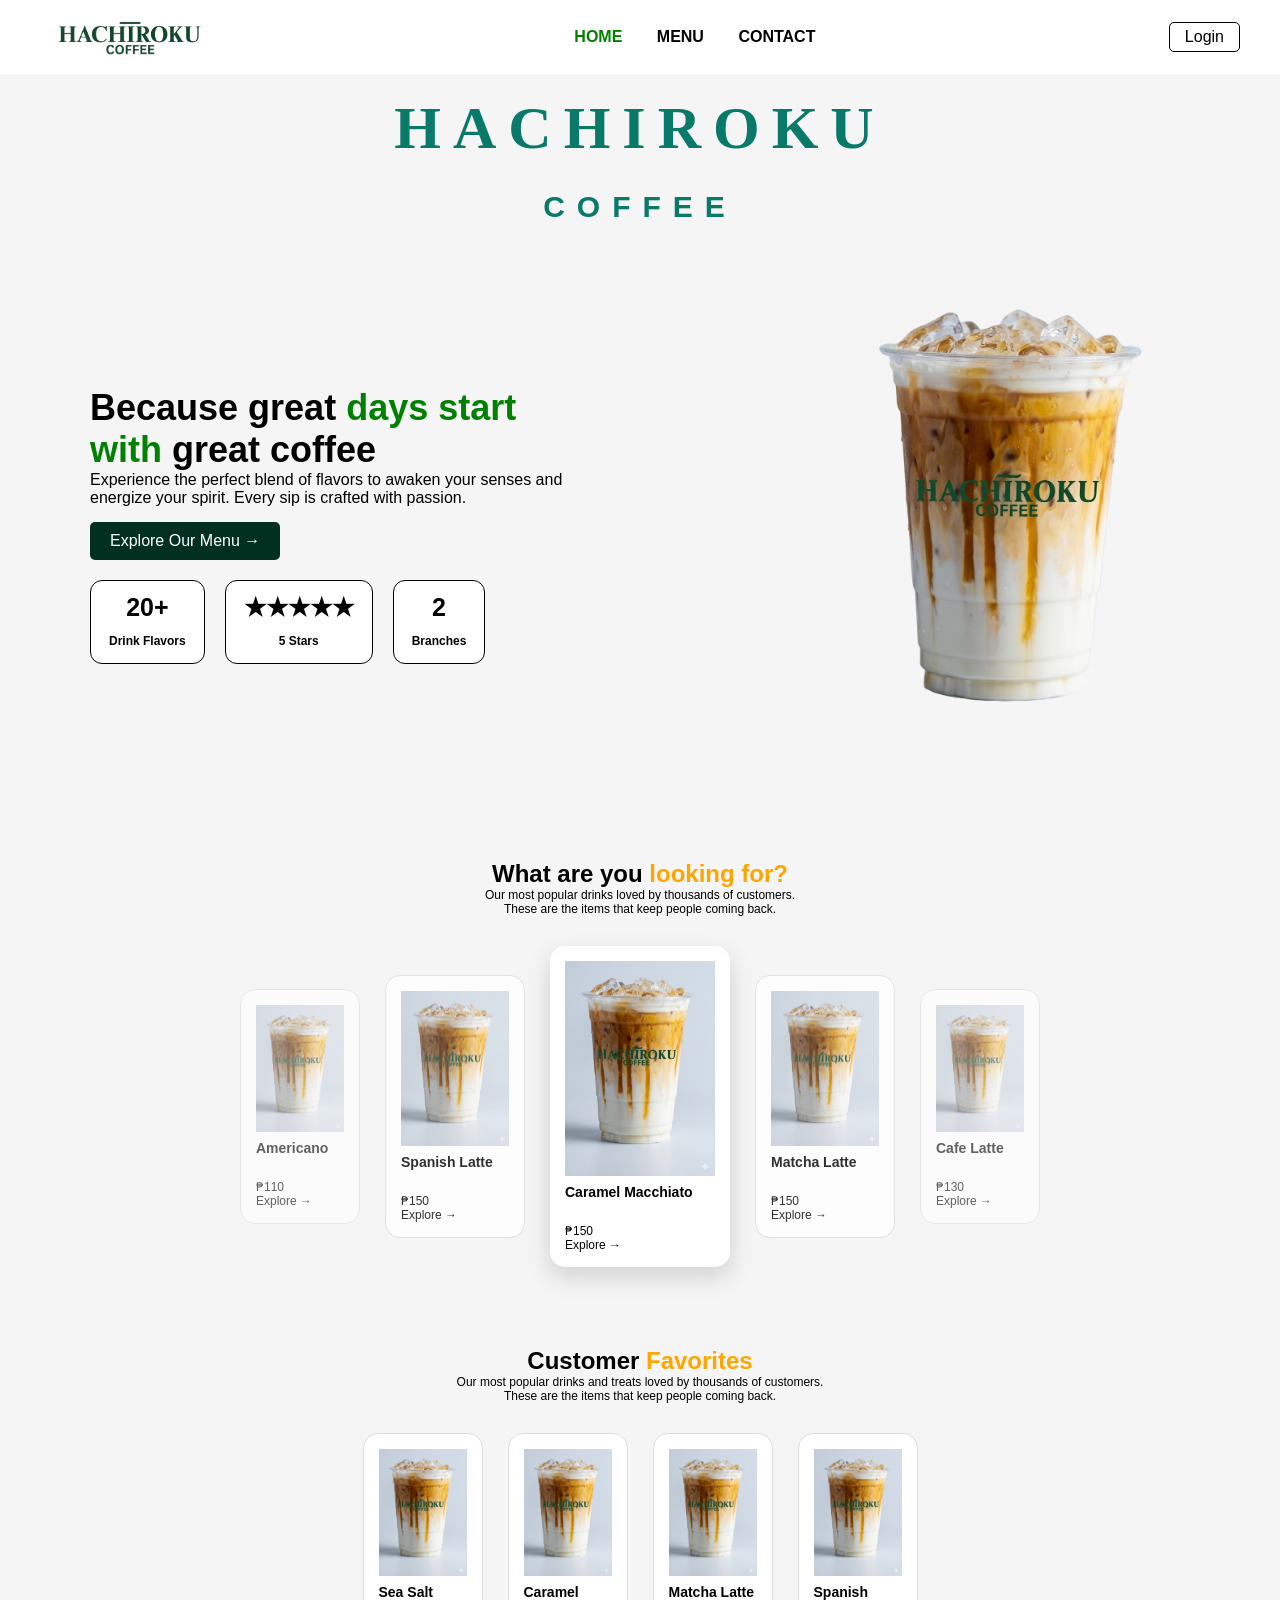
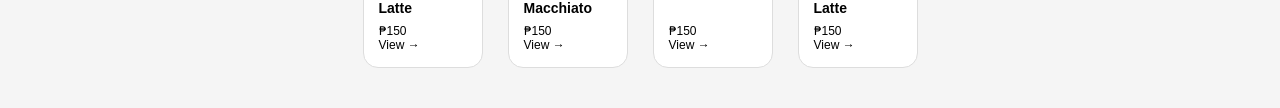
<file: index.html>
<!DOCTYPE html>
<html lang="en">
<head>
    <meta charset="UTF-8">
    <meta name="viewport" content="width=device-width, initial-scale=1.0">
    <title>Hachiroku Coffee</title>
    <link rel="stylesheet" href="homepage.css">
    <link href="https://fonts.googleapis.com/css2?family=Montserrat:wght@400;700&display=swap" rel="stylesheet">
</head>

<body>

<header>
    <a href="index.html">
        <img src="images/logo.png" alt="Hachiroku Logo" class="logo">
    </a>

    <nav>
        <a href="index.html" class="active">HOME</a>
        <a href="menu.html">MENU</a>
        <a href="contact.html">CONTACT</a>
    </nav>
    <a href="login.html" class="login">Login</a>
</header>

<section class="brand-title">
    <h1>HACHIROKU<br><span>COFFEE</span></h1>
</section>

<section class="hero">
    <div class="hero-text">
        <h1>Because great <span>days start with</span> great coffee</h1>
        <p>Experience the perfect blend of flavors to awaken your senses and energize your spirit. Every sip is crafted with passion.</p>
        <a href="menu.html" class="btn">Explore Our Menu &rarr;</a>

        <div class="stats">
            <div>20+<br><small>Drink Flavors</small></div>
            <div>★★★★★<br><small>5 Stars</small></div>
            <div>2<br><small>Branches</small></div>
        </div>
    </div>

    <div class="hero-img">
        <img src="images/hero-banner.png" alt="Coffee Banner" width="350">
    </div>
</section>

<section class="menu">
    <h2>What are you <span>looking for?</span></h2>
    <p>Our most popular drinks loved by thousands of customers.<br>These are the items that keep people coming back.</p>

    <div class="cards">
        <div class="card">
            <img src="images/coffee-image.png" alt="Americano">
            <h6>Americano</h6>
            <p>₱110</p>
            <p>Explore &rarr;</p>
        </div>

        <div class="card medium">
            <img src="images/coffee-image.png" alt="Spanish Latte">
            <h6>Spanish Latte</h6>
            <p>₱150</p>
            <p>Explore &rarr;</p>
        </div>

        <div class="card highlight">
            <img src="images/coffee-image.png" alt="Caramel Macchiato">
            <h6>Caramel Macchiato</h6>
            <p>₱150</p>
            <p>Explore &rarr;</p>
        </div>

        <div class="card medium">
            <img src="images/coffee-image.png" alt="Matcha Latte">
            <h6>Matcha Latte</h6>
            <p>₱150</p>
            <p>Explore &rarr;</p>
        </div>

        <div class="card">
            <img src="images/coffee-image.png" alt="Cafe Latte">
            <h6>Cafe Latte</h6>
            <p>₱130</p>
            <p>Explore &rarr;</p>
        </div>
    </div>
</section>

<section class="favorites">
    <h2>Customer <span>Favorites</span></h2>
    <p>Our most popular drinks and treats loved by thousands of customers.<br>These are the items that keep people coming back.</p>

    <div class="cards">
        <div class="card">
            <img src="images/coffee-image.png" alt="Sea Salt Latte">
            <h6>Sea Salt Latte</h6>
            <p>₱150</p>
            <p>View &rarr;</p>
        </div>

        <div class="card">
            <img src="images/coffee-image.png" alt="Caramel Macchiato">
            <h6>Caramel Macchiato</h6>
            <p>₱150</p>
            <p>View &rarr;</p>
        </div>

        <div class="card">
            <img src="images/coffee-image.png" alt="Matcha Latte">
            <h6>Matcha Latte</h6>
            <p>₱150</p>
            <p>View &rarr;</p>
        </div>

        <div class="card">
            <img src="images/coffee-image.png" alt="Spanish Latte">
            <h6>Spanish Latte</h6>
            <p>₱150</p>
            <p>View &rarr;</p>
        </div>
    </div>
</section>

</body>
</html>
</file>
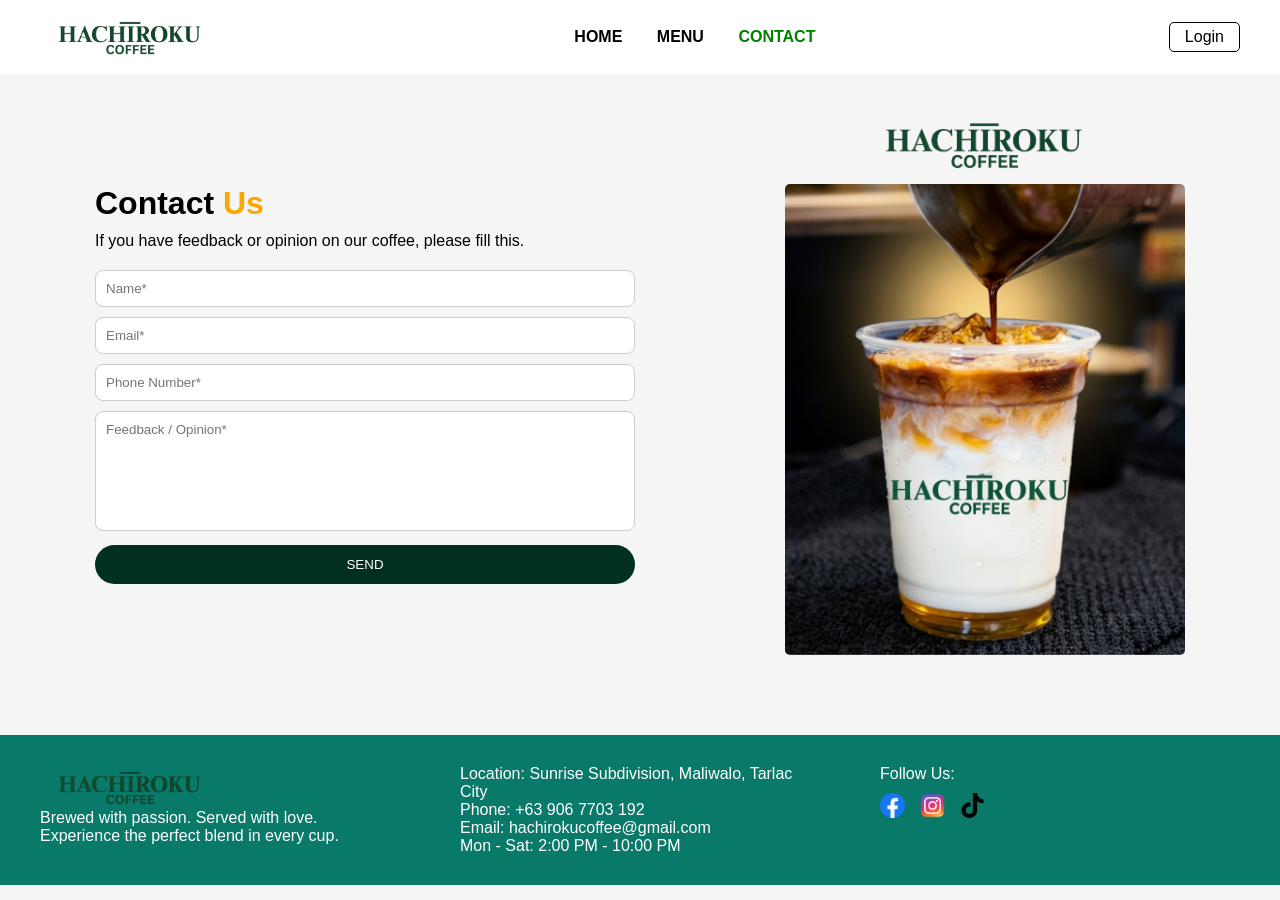
<file: contact.html>
<!DOCTYPE html>
<html lang="en">
<head>
    <meta charset="UTF-8">
    <meta name="viewport" content="width=device-width, initial-scale=1.0">
    <title>Contact - Hachiroku Coffee</title>
    <link rel="stylesheet" href="contact.css">
</head>
<body>

<header>
    <a href="index.html">
        <img src="images/logo.png" alt="Hachiroku Logo" class="logo">
    </a>
    
    <nav>
        <a href="index.html">HOME</a>
        <a href="menu.html">MENU</a>
        <a href="contact.html" class="active">CONTACT</a>
    </nav>
    <a href="login.html" class="login">Login</a>
</header>

<section class="contact">

    <div class="form">
        <h1>Contact <span>Us</span></h1>
        <p>If you have feedback or opinion on our coffee, please fill this.</p>

        <input type="text" placeholder="Name*">
        <input type="email" placeholder="Email*">
        <input type="text" placeholder="Phone Number*">
        <textarea placeholder="Feedback / Opinion*"></textarea>

        <button class="send">SEND</button>
    </div>

    <div class="image">
        <img src="images/logo.png" alt="Hachiroku logo" class="logo-img">
        <img src="images/contact-bg.png" alt="Coffee background" class="coffee-img">
    </div>

</section>

<footer>
    <div class="footer-left">
        <img src="images/logo.png" alt="Hachiroku Logo" class="logo">
        <p>Brewed with passion. Served with love.</p>
        <p>Experience the perfect blend in every cup.</p>
    </div>

    <div class="footer-center">
        <p>Location: Sunrise Subdivision, Maliwalo, Tarlac City</p>
        <p>Phone: +63 906 7703 192</p>
        <p>Email: hachirokucoffee@gmail.com</p>
        <p>Mon - Sat: 2:00 PM - 10:00 PM</p>
    </div>

    <div class="footer-right">
        <p>Follow Us:</p>
        <div class="socials">
            <img src="icons/facebook.png" alt="Facebook">
            <img src="icons/instagram.png" alt="Instagram">
            <img src="icons/tiktok.png" alt="TikTok">
        </div>
    </div>
</footer>

</body>
</html>
</file>
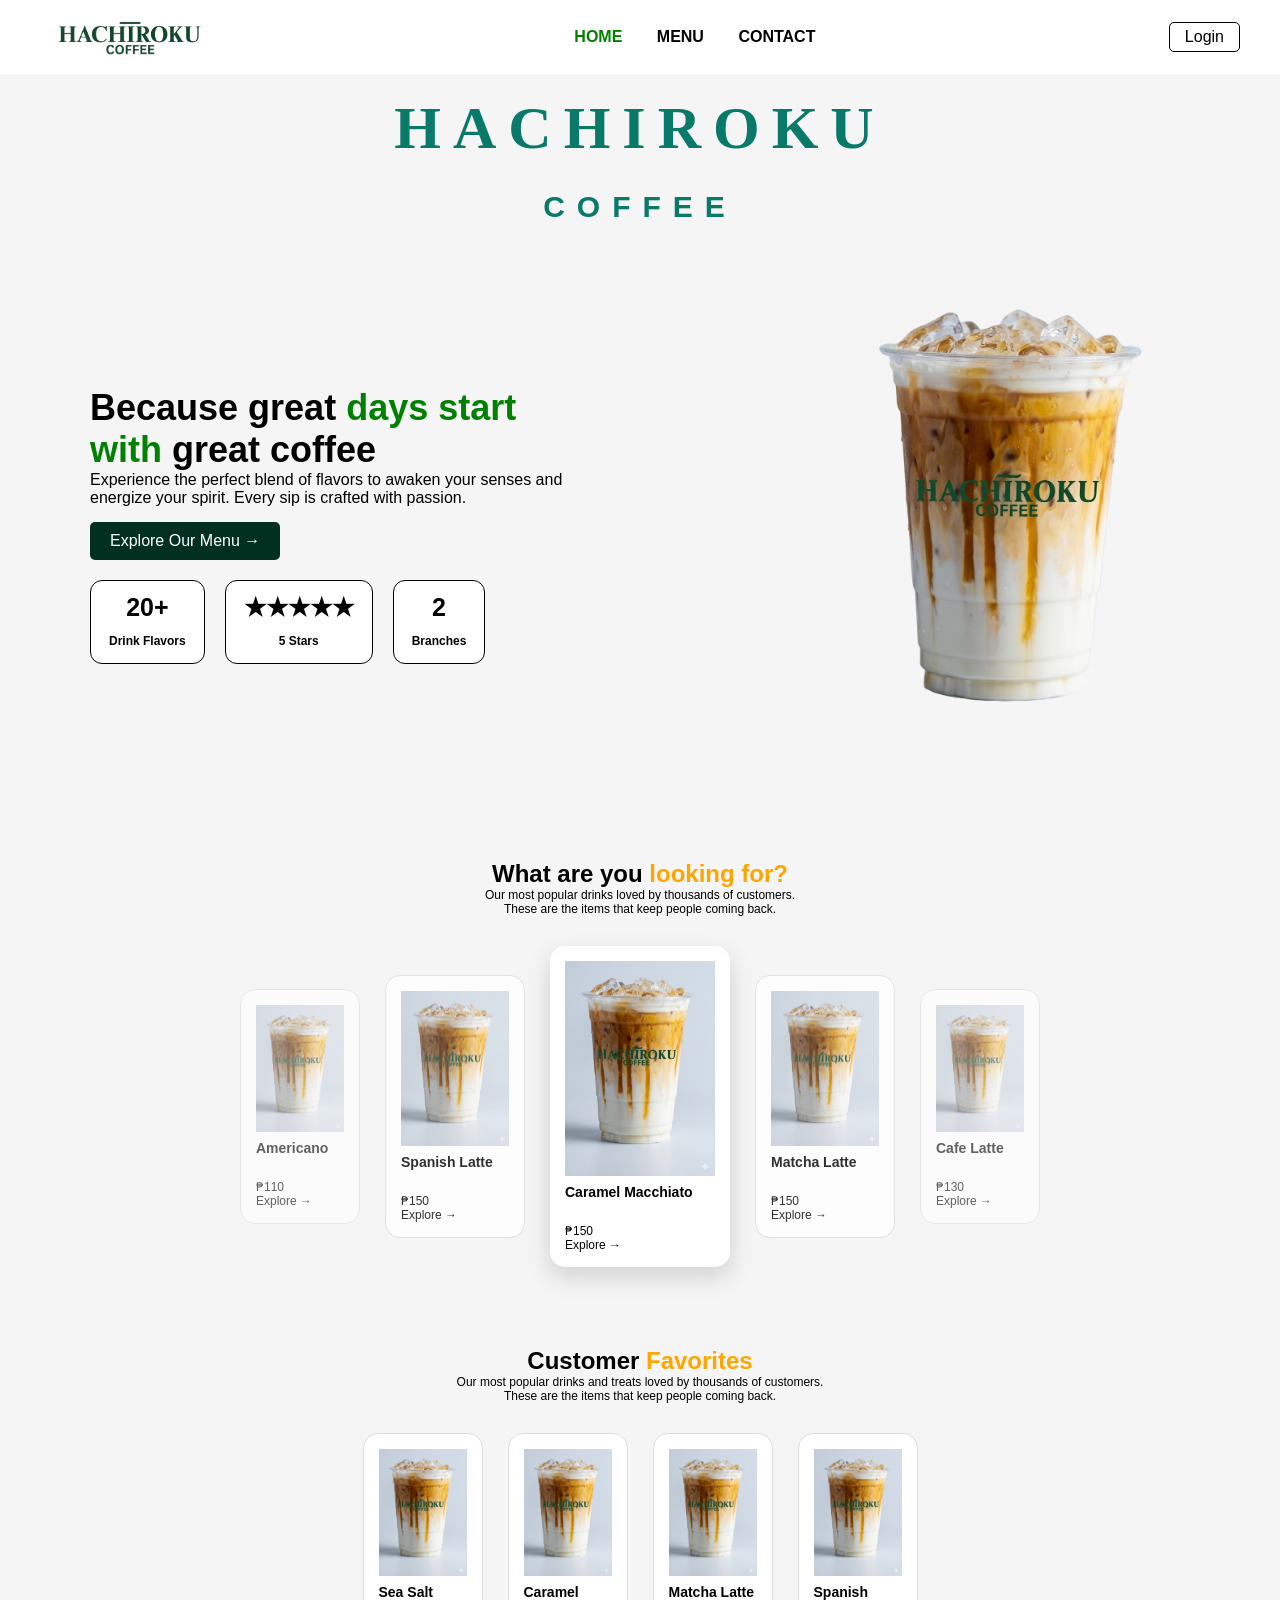
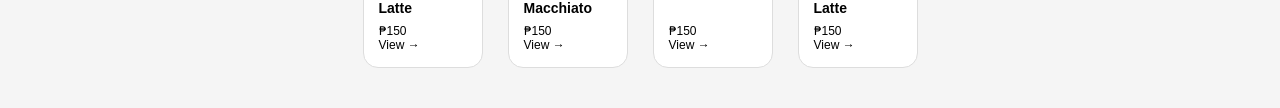
<file: homepage.html>
<!DOCTYPE html>
<html lang="en">
<head>
    <meta charset="UTF-8">
    <meta name="viewport" content="width=device-width, initial-scale=1.0">
    <title>Hachiroku Coffee</title>
    <link rel="stylesheet" href="homepage.css">
    <link href="https://fonts.googleapis.com/css2?family=Montserrat:wght@400;700&display=swap" rel="stylesheet">
</head>

<body>

<header>
    <a href="homepage.html">
        <img src="images/logo.png" alt="Hachiroku Logo" class="logo">
    </a>

    <nav>
        <a href="homepage.html" class="active">HOME</a>
        <a href="menu.html">MENU</a>
        <a href="contact.html">CONTACT</a>
    </nav>
    <a href="login.html" class="login">Login</a>
</header>

<section class="brand-title">
    <h1>HACHIROKU<br><span>COFFEE</span></h1>
</section>

<section class="hero">
    <div class="hero-text">
        <h1>Because great <span>days start with</span> great coffee</h1>
        <p>Experience the perfect blend of flavors to awaken your senses and energize your spirit. Every sip is crafted with passion.</p>
        <a href="menu.html" class="btn">Explore Our Menu &rarr;</a>

        <div class="stats">
            <div>20+<br><small>Drink Flavors</small></div>
            <div>★★★★★<br><small>5 Stars</small></div>
            <div>2<br><small>Branches</small></div>
        </div>
    </div>

    <div class="hero-img">
        <img src="images/hero-banner.png" alt="Coffee Banner" width="350">
    </div>
</section>

<section class="menu">
    <h2>What are you <span>looking for?</span></h2>
    <p>Our most popular drinks loved by thousands of customers.<br>These are the items that keep people coming back.</p>

    <div class="cards">
        <div class="card">
            <img src="images/coffee-image.png" alt="Americano">
            <h6>Americano</h6>
            <p>₱110</p>
            <p>Explore &rarr;</p>
        </div>

        <div class="card medium">
            <img src="images/coffee-image.png" alt="Spanish Latte">
            <h6>Spanish Latte</h6>
            <p>₱150</p>
            <p>Explore &rarr;</p>
        </div>

        <div class="card highlight">
            <img src="images/coffee-image.png" alt="Caramel Macchiato">
            <h6>Caramel Macchiato</h6>
            <p>₱150</p>
            <p>Explore &rarr;</p>
        </div>

        <div class="card medium">
            <img src="images/coffee-image.png" alt="Matcha Latte">
            <h6>Matcha Latte</h6>
            <p>₱150</p>
            <p>Explore &rarr;</p>
        </div>

        <div class="card">
            <img src="images/coffee-image.png" alt="Cafe Latte">
            <h6>Cafe Latte</h6>
            <p>₱130</p>
            <p>Explore &rarr;</p>
        </div>
    </div>
</section>

<section class="favorites">
    <h2>Customer <span>Favorites</span></h2>
    <p>Our most popular drinks and treats loved by thousands of customers.<br>These are the items that keep people coming back.</p>

    <div class="cards">
        <div class="card">
            <img src="images/coffee-image.png" alt="Sea Salt Latte">
            <h6>Sea Salt Latte</h6>
            <p>₱150</p>
            <p>View &rarr;</p>
        </div>

        <div class="card">
            <img src="images/coffee-image.png" alt="Caramel Macchiato">
            <h6>Caramel Macchiato</h6>
            <p>₱150</p>
            <p>View &rarr;</p>
        </div>

        <div class="card">
            <img src="images/coffee-image.png" alt="Matcha Latte">
            <h6>Matcha Latte</h6>
            <p>₱150</p>
            <p>View &rarr;</p>
        </div>

        <div class="card">
            <img src="images/coffee-image.png" alt="Spanish Latte">
            <h6>Spanish Latte</h6>
            <p>₱150</p>
            <p>View &rarr;</p>
        </div>
    </div>
</section>

</body>
</html>
</file>
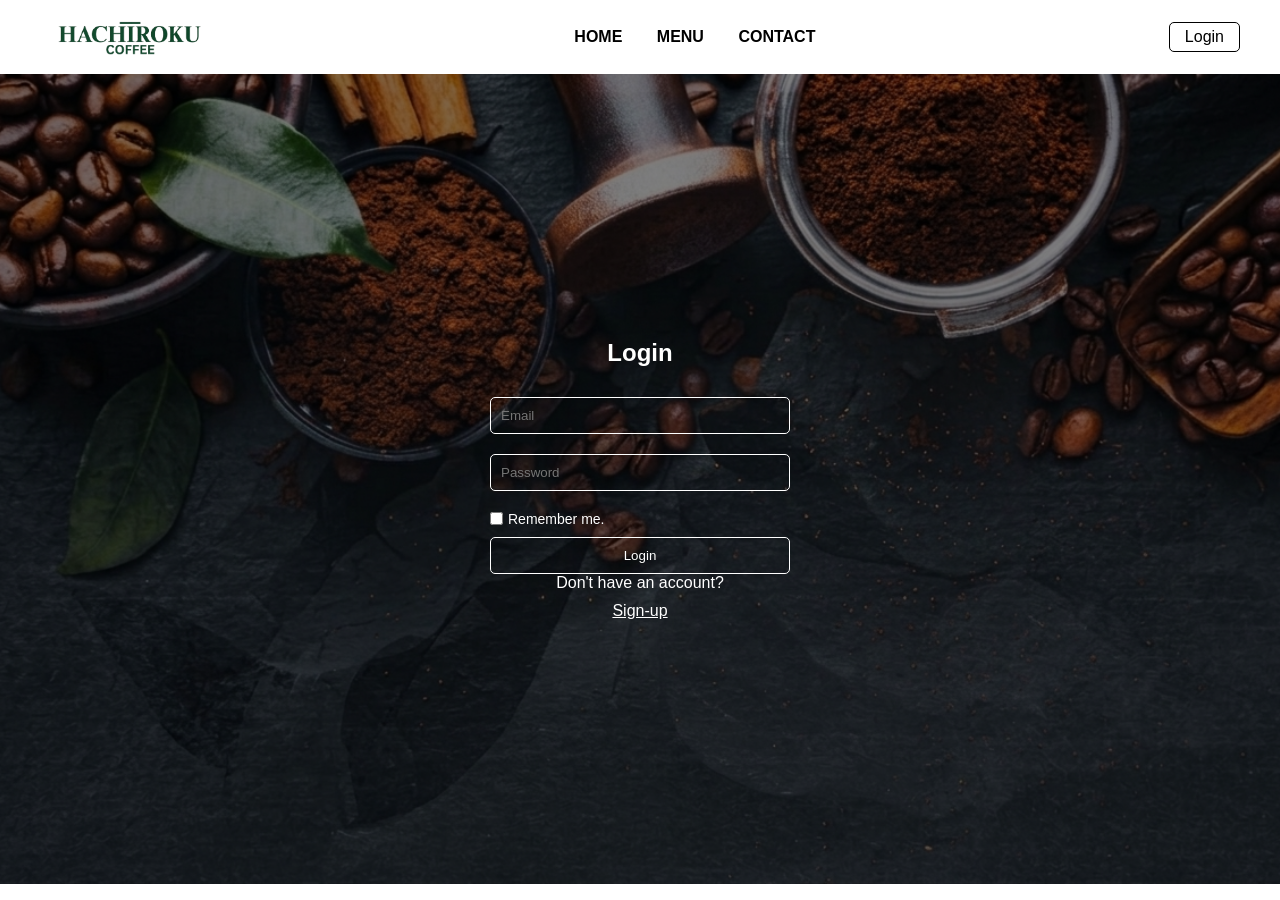
<file: login.html>
<!DOCTYPE html>
<html lang="en">
<head>
    <meta charset="UTF-8">
    <meta name="viewport" content="width=device-width, initial-scale=1.0">
    <title>Login - Hachiroku Coffee</title>
    <link rel="stylesheet" href="login.css">
</head>
<body>

<header>
    <a href="index.html">
        <img src="images/logo.png" alt="Hachiroku Logo" class="logo">
    </a>

    <nav>
        <a href="index.html">HOME</a>
        <a href="menu.html">MENU</a>
        <a href="contact.html">CONTACT</a>
    </nav>

    <a href="login.html" class="login-btn">Login</a>
</header>

<section class="login-section">

    <div class="overlay"></div>

    <div class="login-box">
        <h1>Login</h1>

        <input type="email" placeholder="Email">
        <input type="password" placeholder="Password">

        <label class="remember">
            <input type="checkbox"> Remember me.
        </label>

        <button class="login-submit">Login</button>

        <p>Don't have an account?</p>
        <a href="">Sign-up</a>
    </div>

</section>

</body>
</html>
</file>
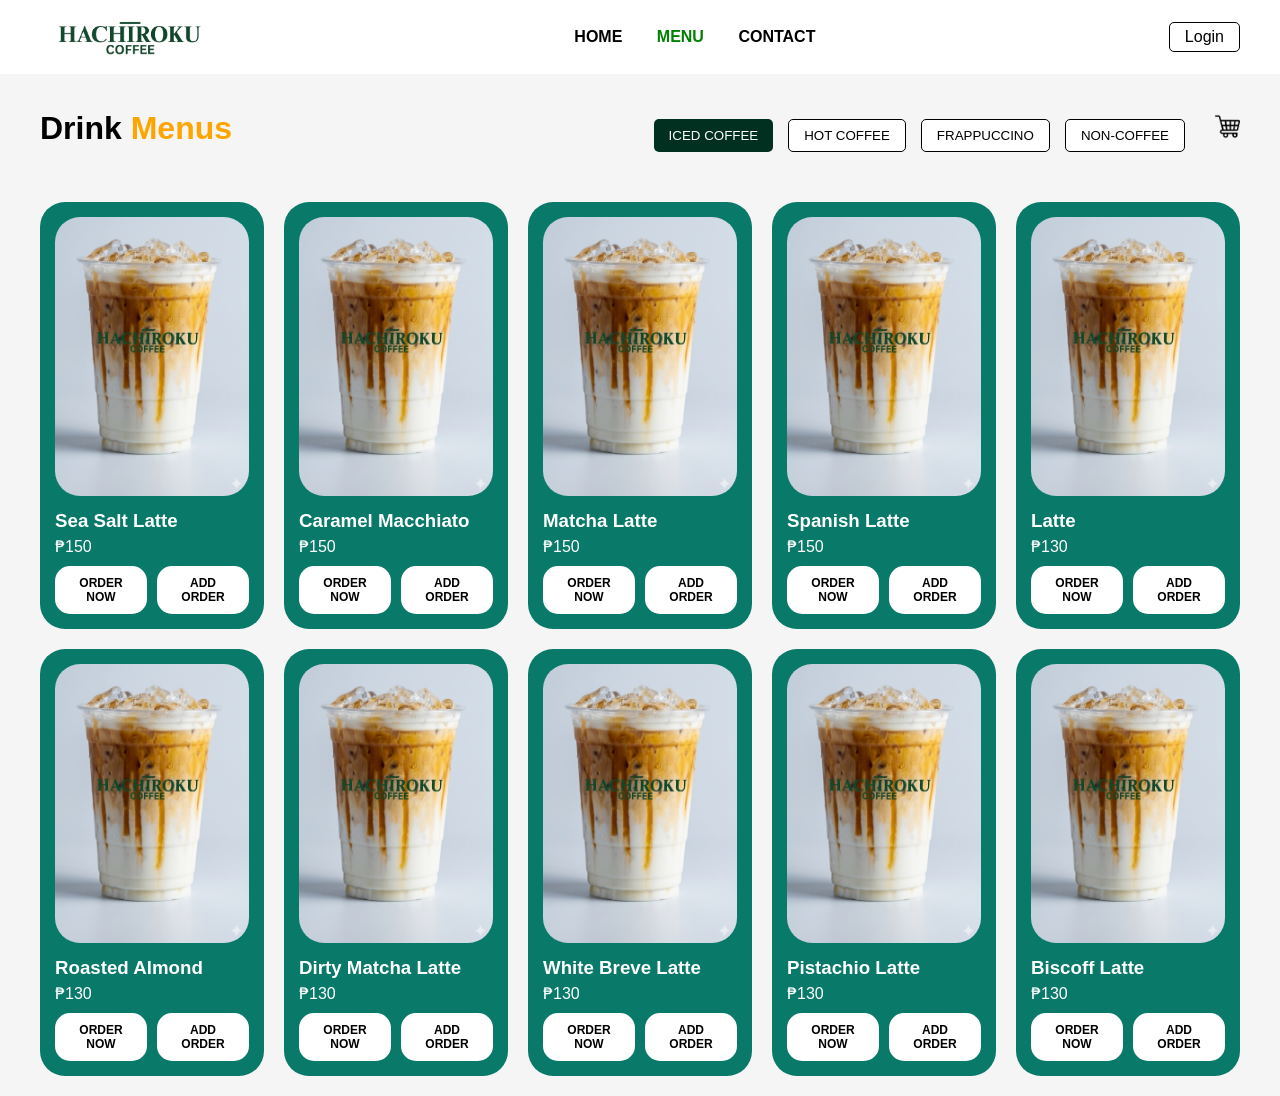
<file: menu.html>
<!DOCTYPE html>
<html lang="en">
<head>
    <meta charset="UTF-8">
    <meta name="viewport" content="width=device-width, initial-scale=1.0">
    <title>Menu - Hachiroku Coffee</title>
    <link rel="stylesheet" href="menu.css">
</head>
<body>

<header>
    <a href="index.html">
        <img src="images/logo.png" alt="Hachiroku Logo" class="logo">
    </a>
    
    <nav>
        <a href="index.html">HOME</a>
        <a href="menu.html" class="active">MENU</a>
        <a href="contact.html">CONTACT</a>
    </nav>
    <a href="login.html" class="login">Login</a>
</header>

<section class="title">
    <div class="title-row">
    <h1>Drink <span>Menus</span></h1>

        <div class="right-side">
            <div class="filters">
                <button class="active">ICED COFFEE</button>
                <button>HOT COFFEE</button>
                <button>FRAPPUCCINO</button>
                <button>NON-COFFEE</button>
            </div>
            <div class="cart">
                <img src="icons/cart.png" alt="cart icon" class="cart-icon">
            </div>
        </div>
    </div>
</section>

<section class="menu-grid">

    <div class="card">
        <img src="images/coffee-image.png" alt="Sea Salt Latte">
        <h3>Sea Salt Latte</h3>
        <p>₱150</p>
        <div class="btns">
            <button>ORDER NOW</button>
            <button>ADD ORDER</button>
        </div>
    </div>

    <div class="card">
        <img src="images/coffee-image.png" alt="Caramel Macchiato">
        <h3>Caramel Macchiato</h3>
        <p>₱150</p>
        <div class="btns">
            <button>ORDER NOW</button>
            <button>ADD ORDER</button>
        </div>
    </div>

    <div class="card">
        <img src="images/coffee-image.png" alt="Matcha Latte">
        <h3>Matcha Latte</h3>
        <p>₱150</p>
        <div class="btns">
            <button>ORDER NOW</button>
            <button>ADD ORDER</button>
        </div>
    </div>

    <div class="card">
        <img src="images/coffee-image.png" alt="Spanish Latte">
        <h3>Spanish Latte</h3>
        <p>₱150</p>
        <div class="btns">
            <button>ORDER NOW</button>
            <button>ADD ORDER</button>
        </div>
    </div>

    <div class="card">
        <img src="images/coffee-image.png" alt="Latte">
        <h3>Latte</h3>
        <p>₱130</p>
        <div class="btns">
            <button>ORDER NOW</button>
            <button>ADD ORDER</button>
        </div>
    </div>

    <div class="card">
        <img src="images/coffee-image.png" alt="Roasted Almond">
        <h3>Roasted Almond</h3>
        <p>₱130</p>
        <div class="btns">
            <button>ORDER NOW</button>
            <button>ADD ORDER</button>
        </div>
    </div>

    <div class="card">
        <img src="images/coffee-image.png" alt="Dirty Matcha Latte">
        <h3>Dirty Matcha Latte</h3>
        <p>₱130</p>
        <div class="btns">
            <button>ORDER NOW</button>
            <button>ADD ORDER</button>
        </div>
    </div>

    <div class="card">
        <img src="images/coffee-image.png" alt="White Breve Latte">
        <h3>White Breve Latte</h3>
        <p>₱130</p>
        <div class="btns">
            <button>ORDER NOW</button>
            <button>ADD ORDER</button>
        </div>
    </div>

    <div class="card">
        <img src="images/coffee-image.png" alt="Pistachio Latte">
        <h3>Pistachio Latte</h3>
        <p>₱130</p>
        <div class="btns">
            <button>ORDER NOW</button>
            <button>ADD ORDER</button>
        </div>
    </div>

    <div class="card">
        <img src="images/coffee-image.png" alt="Biscoff Latte">
        <h3>Biscoff Latte</h3>
        <p>₱130</p>
        <div class="btns">
            <button>ORDER NOW</button>
            <button>ADD ORDER</button>
        </div>
    </div>


</section>

</body>
</html>
</file>
<file: homepage.css>
* {
    margin: 0;
    padding: 0;
    box-sizing: border-box;
    font-family: Arial, sans-serif;
}

body {
    background: #f5f5f5;
}

header {
    display: flex;
    justify-content: space-between;
    align-items: center;
    padding: 15px 40px;
    background: white;
}

nav a {
    margin: 0 15px;
    text-decoration: none;
    color: black;
    font-weight: bold;
}

nav .active {
    color: green;
}

.menu p, 
.favorites p {
    font-size: 12px;
}

.logo {
    height: 40px;
    object-fit: contain;
}

.login {
    padding: 5px 15px;
    border: 1px solid black;
    text-decoration: none;
    border-radius: 5px;
    color: black;
}

.brand-title {
    text-align: center;
    margin-top: 20px;
}

.brand-title h1 {
    font-family: 'Times New Roman', Times, serif;
    font-size: 60px;
    color: #097969;
    letter-spacing: 12px;
}

.brand-title span {
    font-size: 30px;
    letter-spacing: 12px;
}

.hero {
    display: flex;
    justify-content: center;
    align-items: center;
    gap: 250px;
    padding: 40px;
}

.hero-text {
    max-width: 500px;
}

.hero-text h1 {
    font-size: 36px;
}

.hero-text span {
    color: green;
}

.btn {
    display: inline-block;
    background: #023020;
    color: white;
    border-radius: 5px;
    margin-top: 15px;
    padding: 10px 20px;
    text-decoration: none;
}

.stats {
    display: flex;
    gap: 20px;
    margin-top: 20px;
}

.stats div {
    font-size: 25px;
    text-align: center;
    border: 1px solid black;
    padding: 12px 18px;
    border-radius: 12px;
    background: white;
    font-weight: bold;
}
.stats small {
    font-size: 12px;
}

.menu,
.favorites {
    text-align: center;
    padding: 40px;
}

.menu span, .favorites span {
    color: orange;
}

.menu .card {
    opacity: 0.6;
}

.menu .card.medium {
    width: 140px;
    opacity: 0.8;
}

.menu .card.highlight {
    width: 180px;
    opacity: 1;
    border: none;
    box-shadow: 0 10px 25px rgba(0,0,0,0.15);
}

.cards {
    display: flex;
    justify-content: center;
    align-items: center;
    gap: 25px;
    margin-top: 30px;
}

.card {
    background: white;
    padding: 15px;
    border-radius: 15px;
    border: 1px solid #ddd;
    width: 120px;
    text-align: left;
}

.card h6 {
    font-size: 14px;
    margin: 8px 0;
    min-height: 32px;
}

.card img {
    width: 100%;
    display: block;
}
</file>
<file: contact.css>
* {
    margin: 0;
    padding: 0;
    box-sizing: border-box;
    font-family: Arial, sans-serif;
}

body {
    background: #f5f5f5;
}

header {
    display: flex;
    justify-content: space-between;
    padding: 15px 40px;
    background: white;
    align-items: center;
}

.logo {
    height: 40px;
    object-fit: contain;
}

nav a {
    margin: 0 15px;
    text-decoration: none;
    color: black;
    font-weight: bold;
}

nav .active {
    color: green;
}

.login {
    padding: 5px 15px;
    border: 1px solid black;
    text-decoration: none;
    border-radius: 5px;
    color: black;
}

.contact {
    display: flex;
    justify-content: center;
    align-items: center;
    gap: 150px;
    padding: 40px;
}

.form {
    width: 45%;
}

.form h1 {
    font-size: 32px;
}

.form span {
    color: orange;
}

.form p {
    margin: 10px 0 20px;
}

.form input,
.form textarea {
    width: 100%;
    padding: 10px;
    margin-bottom: 10px;
    border-radius: 8px;
    border: 1px solid #ccc;
}

textarea {
    height: 120px;
    resize: none;
}

.send {
    width: 100%;
    padding: 12px;
    background: #023020;
    color: white;
    border: none;
    border-radius: 20px;
    cursor: pointer;
}

.image {
    display: flex;
    flex-direction: column;  
    align-items: center;     
    gap: 15px;               
}

.logo-img {
    width: 250px;
}

.coffee-img {
    width: 400px;
    border-radius: 5px;
}

footer {
    background: #097969;
    color: white;
    display: flex;
    justify-content: space-between;
    padding: 30px 40px;
    margin-top: 40px;
}

.footer-left,
.footer-center,
.footer-right {
    width: 30%;
}

.socials {
    display: flex;
    gap: 15px;
    margin-top: 10px;
}

.socials img {
    width: 25px;
    cursor: pointer;
}
</file>
<file: login.css>
* {
    margin: 0;
    padding: 0;
    box-sizing: border-box;
    font-family: Arial, sans-serif;
}

header {
    display: flex;
    justify-content: space-between;
    align-items: center;
    padding: 15px 40px;
    background: white;
}

.logo {
    height: 40px;
}

nav a {
    margin: 0 15px;
    text-decoration: none;
    color: black;
    font-weight: bold;
}

.login-btn {
    border: 1px solid black;
    padding: 5px 15px;
    border-radius: 5px;
    text-decoration: none;
    color: black;
}

.login-section {
    position: relative;
    height: 90vh;
    background: url("images/login-bg.png") center/cover no-repeat;
    display: flex;
    justify-content: center;
    align-items: center;
}

.overlay {
    position: absolute;
    width: 100%;
    height: 100%;
    background: rgba(0,0,0,0.5);
}

.login-box {
    position: relative;
    color: white;
    text-align: center;
    width: 300px;
}

.login-box h1 {
    margin-bottom: 20px;
}

.login-box input[type="email"],
.login-box input[type="password"] {
    width: 100%;
    padding: 10px;
    margin: 10px 0;
    border: 1px solid white;
    background: transparent;
    color: white;
    border-radius: 5px;
}

.remember {
    display: flex;
    align-items: center;
    gap: 5px;
    font-size: 14px;
    margin: 10px 0;
}

.login-submit {
    width: 100%;
    padding: 10px;
    background: transparent;
    border: 1px solid white;
    color: white;
    border-radius: 5px;
    cursor: pointer;
}

.login-box a {
    color: white;
    display: block;
    margin-top: 10px;
}
</file>
<file: menu.css>
* {
    margin: 0;
    padding: 0;
    box-sizing: border-box;
    font-family: Arial, sans-serif;
}

body {
    background: #f5f5f5;
}

header {
    display: flex;
    justify-content: space-between;
    padding: 15px 40px;
    background: white;
    align-items: center;
}

.logo {
    height: 40px;
    object-fit: contain;
}

nav a {
    margin: 0 15px;
    text-decoration: none;
    color: black;
    font-weight: bold;
}

nav .active {
    color: green;
}

.login {
    padding: 5px 15px;
    border: 1px solid black;
    text-decoration: none;
    border-radius: 5px;
    color: black;
}

.title {
    padding: 30px 40px;
}

.title-row {
    display: flex;
    justify-content: space-between;
    align-items: center;
}

.right-side {
    display: flex;
    align-items: center;
    gap: 20px;
}

.cart {
    position: relative;
    cursor: pointer;
}

.cart-icon {
    width: 25px;
    height: auto;
}

.title h1 {
    font-size: 32px;
}

.title span {
    color: orange;
}

.filters {
    margin-top: 15px;
    display: flex;
    gap: 5px;
    flex-wrap: wrap;
}

.filters button {
    margin-right: 10px;
    padding: 8px 15px;
    border-radius: 5px;
    border: 1px solid black;
    background: white;
    cursor: pointer;
}

.filters .active {
    background: #023020;
    color: white;
    border: none;
}

.menu-grid {
    display: grid;
    grid-template-columns: repeat(5, 1fr);
    gap: 20px;
    padding: 20px 40px;
}

.card {
    background: #097969;
    color: white;
    padding: 15px;
    border-radius: 25px;
    text-align: left;
}

.card img {
    width: 100%;
    border-radius: 25px;
}

.card h3 {
    margin-top: 10px;
}

.card p {
    margin: 5px 0;
}

.btns {
    display: flex;
    gap: 10px;
    margin-top: 10px;
}

.btns button {
    flex: 1;
    padding: 10px;
    font-size: 12px;
    border-radius: 15px;
    border: none;
    cursor: pointer;
    background: white;
    font-weight: bold;
    transition: 0.2s;
}
</file>
